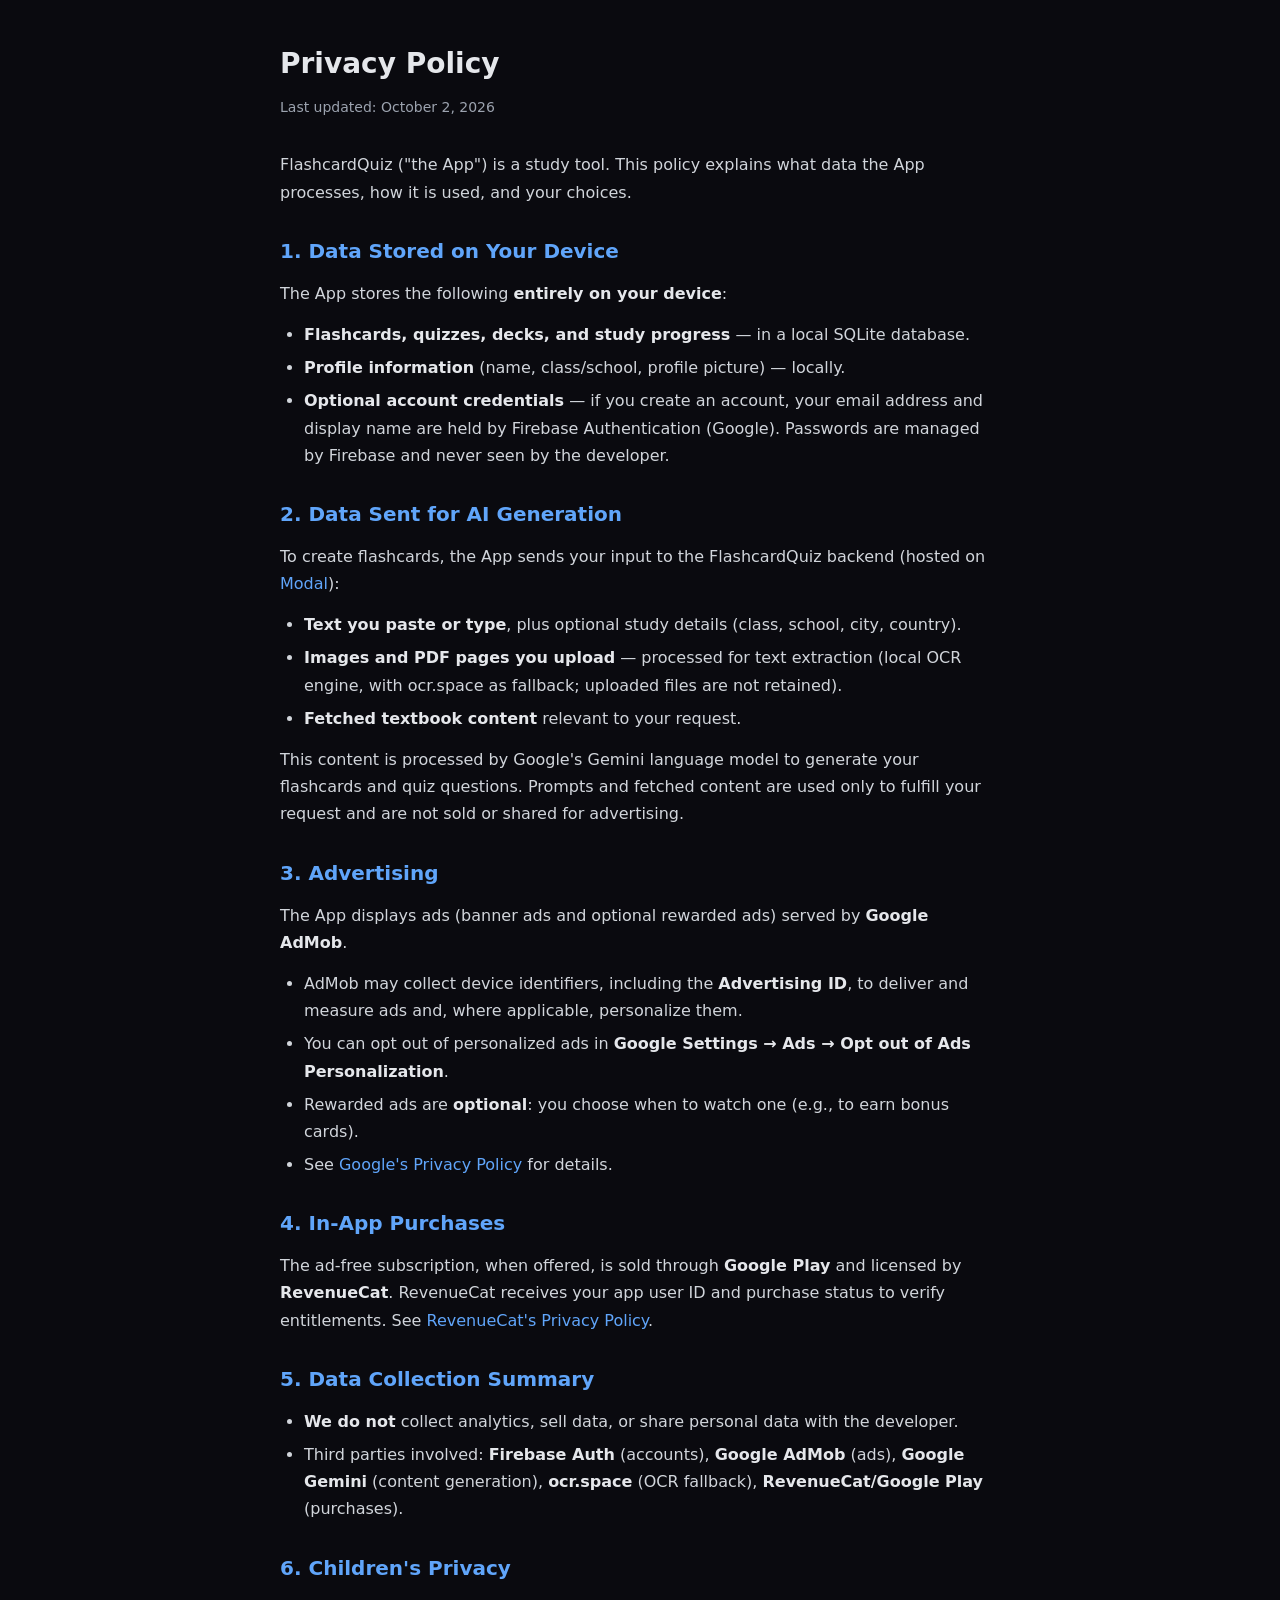
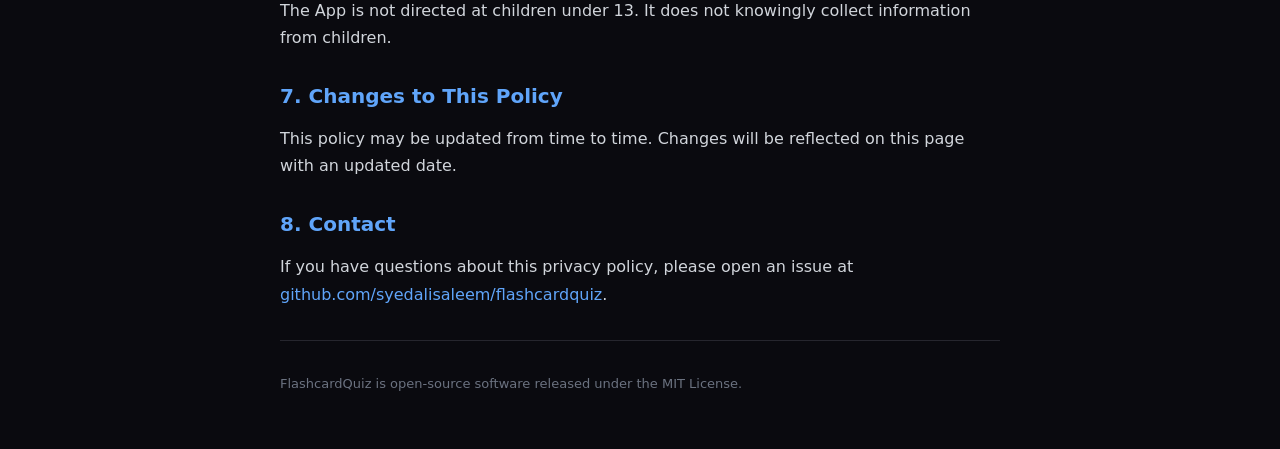
<file: static/privacy.html>
<!DOCTYPE html>
<html lang="en">
<head>
<meta charset="UTF-8"/>
<meta name="viewport" content="width=device-width,initial-scale=1"/>
<title>Privacy Policy — FlashcardQuiz</title>
<style>
*{box-sizing:border-box;margin:0;padding:0}
body{font-family:system-ui,-apple-system,sans-serif;background:#0a0a0f;color:#e5e7eb;line-height:1.7;padding:40px 20px}
.wrap{max-width:720px;margin:0 auto}
h1{font-size:28px;margin-bottom:8px}
.date{color:#9ca3af;font-size:14px;margin-bottom:32px}
h2{font-size:20px;margin:28px 0 12px;color:#60a5fa}
p{margin-bottom:14px;color:#d1d5db}
ul{margin:0 0 14px 24px;color:#d1d5db}
li{margin-bottom:6px}
a{color:#60a5fa;text-decoration:none}
a:hover{text-decoration:underline}
strong{color:#e5e7eb}
hr{border:none;border-top:1px solid #26262e;margin:32px 0}
</style>
</head>
<body>
<div class="wrap">
<h1>Privacy Policy</h1>
<p class="date">Last updated: October 2, 2026</p>

<p>FlashcardQuiz ("the App") is a study tool. This policy explains what data the App processes, how it is used, and your choices.</p>

<h2>1. Data Stored on Your Device</h2>
<p>The App stores the following <strong>entirely on your device</strong>:</p>
<ul>
  <li><strong>Flashcards, quizzes, decks, and study progress</strong> — in a local SQLite database.</li>
  <li><strong>Profile information</strong> (name, class/school, profile picture) — locally.</li>
  <li><strong>Optional account credentials</strong> — if you create an account, your email address and display name are held by Firebase Authentication (Google). Passwords are managed by Firebase and never seen by the developer.</li>
</ul>

<h2>2. Data Sent for AI Generation</h2>
<p>To create flashcards, the App sends your input to the FlashcardQuiz backend (hosted on <a href="https://modal.com" target="_blank">Modal</a>):</p>
<ul>
  <li><strong>Text you paste or type</strong>, plus optional study details (class, school, city, country).</li>
  <li><strong>Images and PDF pages you upload</strong> — processed for text extraction (local OCR engine, with ocr.space as fallback; uploaded files are not retained).</li>
  <li><strong>Fetched textbook content</strong> relevant to your request.</li>
</ul>
<p>This content is processed by Google's Gemini language model to generate your flashcards and quiz questions. Prompts and fetched content are used only to fulfill your request and are not sold or shared for advertising.</p>

<h2>3. Advertising</h2>
<p>The App displays ads (banner ads and optional rewarded ads) served by <strong>Google AdMob</strong>.</p>
<ul>
  <li>AdMob may collect device identifiers, including the <strong>Advertising ID</strong>, to deliver and measure ads and, where applicable, personalize them.</li>
  <li>You can opt out of personalized ads in <strong>Google Settings → Ads → Opt out of Ads Personalization</strong>.</li>
  <li>Rewarded ads are <strong>optional</strong>: you choose when to watch one (e.g., to earn bonus cards).</li>
  <li>See <a href="https://policies.google.com/privacy" target="_blank">Google's Privacy Policy</a> for details.</li>
</ul>

<h2>4. In-App Purchases</h2>
<p>The ad-free subscription, when offered, is sold through <strong>Google Play</strong> and licensed by <strong>RevenueCat</strong>. RevenueCat receives your app user ID and purchase status to verify entitlements. See <a href="https://www.revenuecat.com/privacy" target="_blank">RevenueCat's Privacy Policy</a>.</p>

<h2>5. Data Collection Summary</h2>
<ul>
  <li><strong>We do not</strong> collect analytics, sell data, or share personal data with the developer.</li>
  <li>Third parties involved: <strong>Firebase Auth</strong> (accounts), <strong>Google AdMob</strong> (ads), <strong>Google Gemini</strong> (content generation), <strong>ocr.space</strong> (OCR fallback), <strong>RevenueCat/Google Play</strong> (purchases).</li>
</ul>

<h2>6. Children's Privacy</h2>
<p>The App is not directed at children under 13. It does not knowingly collect information from children.</p>

<h2>7. Changes to This Policy</h2>
<p>This policy may be updated from time to time. Changes will be reflected on this page with an updated date.</p>

<h2>8. Contact</h2>
<p>If you have questions about this privacy policy, please open an issue at <a href="https://github.com/syedalisaleem/flashcardquiz" target="_blank">github.com/syedalisaleem/flashcardquiz</a>.</p>

<hr>
<p style="color:#6b7280;font-size:13px">FlashcardQuiz is open-source software released under the MIT License.</p>
</div>
</body>
</html>
</file>
